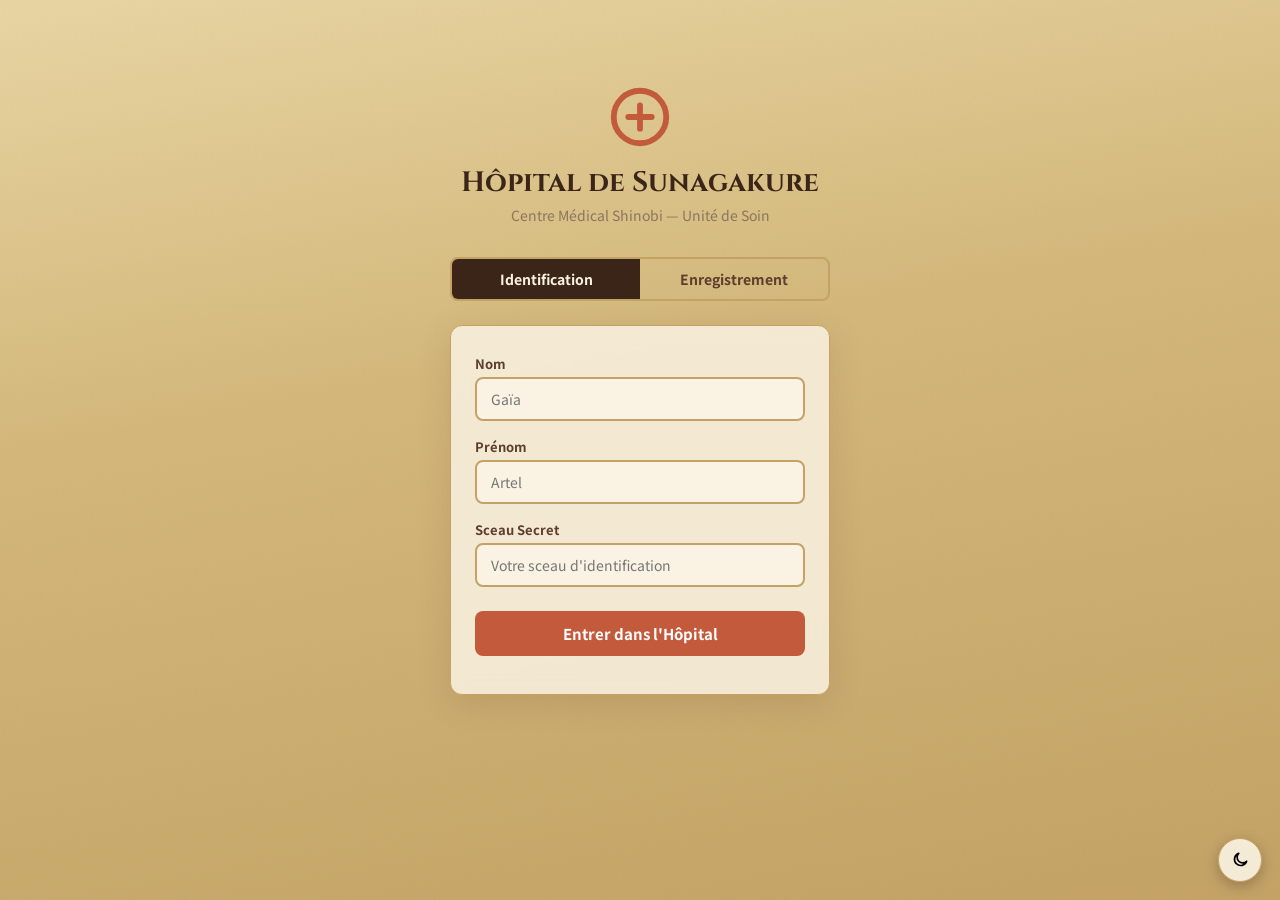
<file: index.html>
<!DOCTYPE html>
<html lang="fr">
<head>
  <meta charset="UTF-8">
  <meta name="viewport" content="width=device-width, initial-scale=1.0">
  <title>Hôpital de Suna — Centre Médical Shinobi</title>
  <link rel="stylesheet" href="style.css?v=13">
  <link href="https://fonts.googleapis.com/css2?family=Cinzel:wght@400;700&family=Noto+Sans+JP:wght@300;400;700&display=swap" rel="stylesheet">
</head>
<body>
  <div class="sand-overlay"></div>
  <button id="theme-toggle" class="theme-toggle" title="Basculer clair / sombre"><svg width="20" height="20" viewBox="0 0 24 24" fill="none" stroke="currentColor" stroke-width="2" stroke-linecap="round" stroke-linejoin="round"><path d="M20 13.5A7.5 7.5 0 1 1 10.5 4 6 6 0 0 0 20 13.5Z"/></svg></button>

  <!-- LOGIN / REGISTER -->
  <div id="auth-screen" class="screen">
    <div class="auth-container">
      <div class="hospital-emblem"><svg width="70" height="70" viewBox="0 0 24 24" fill="none" stroke="currentColor" stroke-width="2" stroke-linecap="round" stroke-linejoin="round"><circle cx="12" cy="12" r="9"/><path d="M12 8v8M8 12h8"/></svg></div>
      <h1>Hôpital de Sunagakure</h1>
      <p class="subtitle">Centre Médical Shinobi — Unité de Soin</p>

      <div class="tabs">
        <button class="tab active" data-tab="login">Identification</button>
        <button class="tab" data-tab="register">Enregistrement</button>
      </div>

      <form id="login-form" class="auth-form">
        <div class="field"><label>Nom</label><input type="text" id="login-nom" placeholder="Gaïa" required></div>
        <div class="field"><label>Prénom</label><input type="text" id="login-prenom" placeholder="Artel" required></div>
        <div class="field"><label>Sceau Secret</label><input type="password" id="login-sceau" placeholder="Votre sceau d'identification" required></div>
        <button type="submit" class="btn-primary">Entrer dans l'Hôpital</button>
        <p id="login-error" class="error"></p>
      </form>

      <form id="register-form" class="auth-form hidden">
        <div class="field"><label>Nom</label><input type="text" id="reg-nom" placeholder="Gaïa" required></div>
        <div class="field"><label>Prénom</label><input type="text" id="reg-prenom" placeholder="Artel" required></div>
        <div class="field"><label>Sceau Secret</label><input type="password" id="reg-sceau" placeholder="Choisissez votre sceau" required></div>
        <div class="field"><label>Confirmer le Sceau</label><input type="password" id="reg-sceau2" placeholder="Confirmez votre sceau" required></div>
        <button type="submit" class="btn-primary">S'enregistrer au Centre</button>
        <p id="reg-error" class="error"></p>
        <p id="reg-success" class="success"></p>
      </form>
    </div>
  </div>

  <!-- DASHBOARD -->
  <div id="dashboard-screen" class="screen hidden">
    <div class="admin-layout">
      <aside class="admin-sidebar">
        <div class="sidebar-brand">
          <span class="brand-ico"><svg width="28" height="28" viewBox="0 0 24 24" fill="none" stroke="currentColor" stroke-width="2" stroke-linecap="round" stroke-linejoin="round"><circle cx="12" cy="12" r="9"/><path d="M12 8v8M8 12h8"/></svg></span>
          <span class="brand-txt">Hôpital<small>Sunagakure</small></span>
        </div>
        <nav class="sidebar-nav">
          <button class="snav active" data-group="poste"><svg width="18" height="18" viewBox="0 0 24 24" fill="none" stroke="currentColor" stroke-width="2" stroke-linecap="round" stroke-linejoin="round"><circle cx="12" cy="12" r="9"/><path d="M12 7.5V12l3 1.8"/></svg> Mon Poste</button>
          <button class="snav" data-group="alertes"><svg width="18" height="18" viewBox="0 0 24 24" fill="none" stroke="currentColor" stroke-width="2" stroke-linecap="round" stroke-linejoin="round"><path d="M6 10a6 6 0 1 1 12 0c0 5 2 6 2 6H4s2-1 2-6Z"/><path d="M10 20a2 2 0 0 0 4 0"/></svg> Alertes</button>
          <button class="snav" data-group="planning"><svg width="18" height="18" viewBox="0 0 24 24" fill="none" stroke="currentColor" stroke-width="2" stroke-linecap="round" stroke-linejoin="round"><rect x="4" y="5" width="16" height="15" rx="2"/><path d="M4 9.5h16"/><path d="M8 3v3.5M16 3v3.5"/></svg> Planning des Cours</button>
          <button class="snav" data-group="lavande"><svg width="18" height="18" viewBox="0 0 24 24" fill="none" stroke="currentColor" stroke-width="2" stroke-linecap="round" stroke-linejoin="round"><path d="M12 21v-8"/><path d="M12 13c-2.5 0-4.5-2-4.5-5C7.5 5 9.5 3 12 3s4.5 2 4.5 5c0 3-2 5-4.5 5z"/><path d="M8.5 16c1 1.2 2.1 1.8 3.5 1.8s2.5-.6 3.5-1.8"/></svg> Lavande</button>
        </nav>
        <div class="sidebar-foot">
          <div class="sidebar-user"><span id="user-name"></span></div>
          <a href="admin.html" class="sidebar-link"><svg width="18" height="18" viewBox="0 0 24 24" fill="none" stroke="currentColor" stroke-width="2" stroke-linecap="round" stroke-linejoin="round"><path d="M12 3 5 5.7v5.1c0 4.2 3 7.3 7 8.7 4-1.4 7-4.5 7-8.7V5.7L12 3Z"/></svg> Gérance</a>
          <button id="logout-btn" class="sidebar-link"><svg width="18" height="18" viewBox="0 0 24 24" fill="none" stroke="currentColor" stroke-width="2" stroke-linecap="round" stroke-linejoin="round"><path d="M9 4H6a2 2 0 0 0-2 2v12a2 2 0 0 0 2 2h3"/><path d="M16 17l5-5-5-5M21 12H9"/></svg> Quitter le poste</button>
        </div>
      </aside>

      <div class="admin-content">
        <main>
          <section class="status-section">
            <div id="server-status" class="status-card">
              <div class="status-indicator offline"></div>
              <span>Le village est endormi — Hors horaires de service</span>
            </div>
            <div class="clock" id="clock"></div>
          </section>

          <!-- GROUPE POSTE -->
          <div class="group-panel active" data-group="poste">
            <section class="poste-section">
              <h3><svg class="ico" viewBox="0 0 24 24" fill="none" stroke="currentColor" stroke-width="2" stroke-linecap="round" stroke-linejoin="round"><circle cx="12" cy="12" r="9"/><path d="M12 7.5V12l3 1.8"/></svg> Prise de Poste</h3>
              <p class="info-text">Les portes de l'hôpital sont ouvertes de <strong>18h30</strong> à <strong>3h00</strong>.</p>
              <div class="poste-controls">
                <button id="btn-poste" class="btn-poste" disabled>Prendre son poste</button>
                <span id="poste-status" class="poste-badge">Hors service</span>
              </div>
              <div id="poste-list" class="poste-list">
                <h4>Personnel en poste actuellement</h4>
                <ul id="personnel-list"></ul>
              </div>
            </section>
          </div>

          <!-- GROUPE ALERTES -->
          <div class="group-panel" data-group="alertes">
            <section class="alertes-section">
              <h3><svg class="ico" viewBox="0 0 24 24" fill="none" stroke="currentColor" stroke-width="2" stroke-linecap="round" stroke-linejoin="round"><path d="M6 10a6 6 0 1 1 12 0c0 5 2 6 2 6H4s2-1 2-6Z"/><path d="M10 20a2 2 0 0 0 4 0"/></svg> Alertes Médicales</h3>
              <div class="alerte-buttons">
                <button id="btn-urgence" class="btn-alerte urgence" disabled>
                  <span class="alerte-icon"><svg class="ico" viewBox="0 0 24 24" fill="none" stroke="currentColor" stroke-width="2" stroke-linecap="round" stroke-linejoin="round"><path d="M12 3.5 2.5 20h19L12 3.5Z"/><path d="M12 10v4.5"/><circle cx="12" cy="17.4" r="0.6" fill="currentColor" stroke="none"/></svg></span>
                  <span class="alerte-title">Appel d'Urgence</span>
                  <span class="alerte-desc">Demander des renforts médicaux immédiats</span>
                </button>
                <button id="btn-chirurgien" class="btn-alerte chirurgien" disabled>
                  <span class="alerte-icon"><svg class="ico" viewBox="0 0 24 24" fill="none" stroke="currentColor" stroke-width="2" stroke-linecap="round" stroke-linejoin="round"><circle cx="6" cy="6" r="2.2"/><circle cx="6" cy="18" r="2.2"/><path d="M8 7.2 20 17M8 16.8 20 7"/></svg></span>
                  <span class="alerte-title">Demande de Chirurgien</span>
                  <span class="alerte-desc">Requérir un spécialiste en chirurgie</span>
                </button>
              </div>
              <div id="alertes-actives" class="alertes-list hidden">
                <h4>Alertes en cours</h4>
                <ul id="alertes-list"></ul>
              </div>
            </section>
          </div>

          <!-- GROUPE PLANNING DES COURS -->
          <div class="group-panel" data-group="planning">
            <section class="planning-section">
              <h3><svg class="ico" viewBox="0 0 24 24" fill="none" stroke="currentColor" stroke-width="2" stroke-linecap="round" stroke-linejoin="round"><rect x="4" y="5" width="16" height="15" rx="2"/><path d="M4 9.5h16"/><path d="M8 3v3.5M16 3v3.5"/></svg> Planning des Cours</h3>
              <p class="info-text">Programme et consulte les prochains rendez-vous de formation de la Seimei.</p>
              <form id="planning-form" class="cours-form">
                <input type="text" id="planning-titre" placeholder="Nom du cours (ex. Suture avancée)" maxlength="120" required>
                <div class="planning-dt-row">
                  <select id="planning-jour" required></select>
                  <input type="time" id="planning-heure" required>
                </div>
                <input type="text" id="planning-enseignant" placeholder="Nom de l'enseignant" maxlength="80" required>
                <div style="display:flex;gap:10px;align-items:center">
                  <button type="submit" id="planning-submit-btn" class="btn-primary">Ajouter au planning</button>
                  <button type="button" id="planning-cancel-edit" class="btn-sm hidden">Annuler la modification</button>
                </div>
              </form>
              <div class="cours-list">
                <h4>Prochains cours</h4>
                <ul id="planning-list"></ul>
              </div>
            </section>
          </div>

          <!-- GROUPE LAVANDE -->
          <div class="group-panel" data-group="lavande">
            <section class="lavande-section">
              <h3><svg class="ico" viewBox="0 0 24 24" fill="none" stroke="currentColor" stroke-width="2" stroke-linecap="round" stroke-linejoin="round"><path d="M12 21v-8"/><path d="M12 13c-2.5 0-4.5-2-4.5-5C7.5 5 9.5 3 12 3s4.5 2 4.5 5c0 3-2 5-4.5 5z"/><path d="M8.5 16c1 1.2 2.1 1.8 3.5 1.8s2.5-.6 3.5-1.8"/></svg> Registre de Lavande</h3>
              <p class="info-text">Note ici qui t'a donné de la lavande et en quelle quantité.</p>
              <form id="lavande-form" class="cours-form">
                <input type="text" id="lavande-nom" placeholder="Nom de la personne qui a donné" maxlength="80" required>
                <input type="number" id="lavande-montant" placeholder="Quantité de lavande" min="1" required>
                <button type="submit" class="btn-primary">Enregistrer le don</button>
              </form>
              <div class="cours-list">
                <h4>Dons enregistrés</h4>
                <ul id="lavande-list"></ul>
              </div>
            </section>
          </div>
        </main>
      </div>
    </div>
  </div>

  <!-- Alert Modal -->
  <div id="modal-overlay" class="modal-overlay hidden">
    <div class="modal">
      <h3 id="modal-title"></h3>
      <textarea id="modal-message" placeholder="Décrivez la situation..." rows="3"></textarea>
      <div class="modal-actions">
        <button id="modal-cancel" class="btn-sm">Annuler</button>
        <button id="modal-confirm" class="btn-primary">Envoyer l'alerte</button>
      </div>
    </div>
  </div>

  <script src="app.js?v=14"></script>
</body>
</html>
</file>
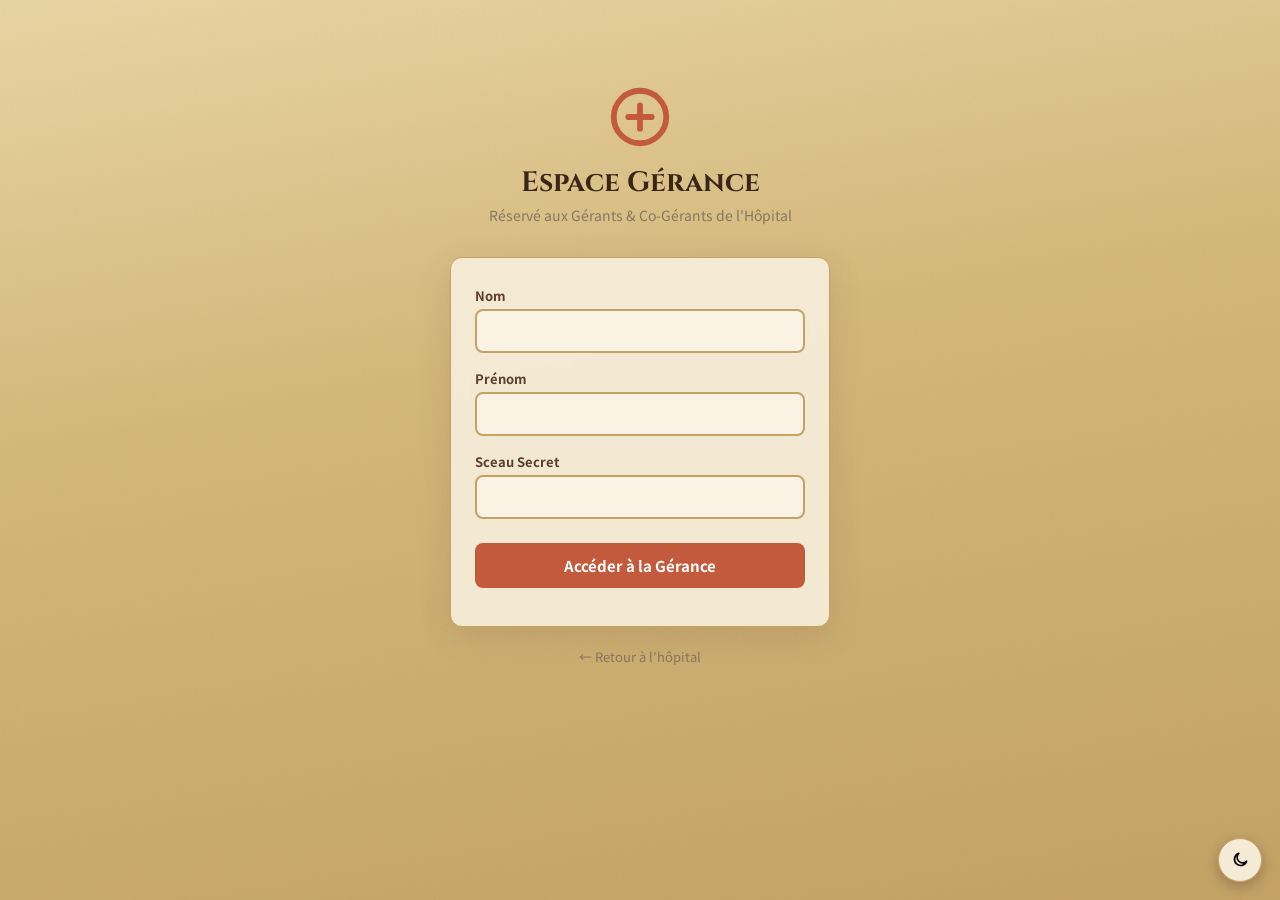
<file: admin.html>
<!DOCTYPE html>
<html lang="fr">
<head>
  <meta charset="UTF-8">
  <meta name="viewport" content="width=device-width, initial-scale=1.0">
  <title>Gestion — Hôpital de Suna</title>
  <link rel="stylesheet" href="style.css?v=11">
  <link rel="stylesheet" href="admin.css?v=7">
  <link href="https://fonts.googleapis.com/css2?family=Cinzel:wght@400;700&family=Noto+Sans+JP:wght@300;400;700&display=swap" rel="stylesheet">
</head>
<body>
  <div class="sand-overlay"></div>
  <button id="theme-toggle" class="theme-toggle" title="Basculer clair / sombre"><svg width="20" height="20" viewBox="0 0 24 24" fill="none" stroke="currentColor" stroke-width="2" stroke-linecap="round" stroke-linejoin="round"><path d="M20 13.5A7.5 7.5 0 1 1 10.5 4 6 6 0 0 0 20 13.5Z"/></svg></button>

  <!-- LOGIN -->
  <div id="auth-screen" class="screen">
    <div class="auth-container">
      <div class="hospital-emblem"><svg width="70" height="70" viewBox="0 0 24 24" fill="none" stroke="currentColor" stroke-width="2" stroke-linecap="round" stroke-linejoin="round"><circle cx="12" cy="12" r="9"/><path d="M12 8v8M8 12h8"/></svg></div>
      <h1>Espace Gérance</h1>
      <p class="subtitle">Réservé aux Gérants & Co-Gérants de l'Hôpital</p>
      <form id="login-form" class="auth-form">
        <div class="field"><label>Nom</label><input type="text" id="login-nom" required></div>
        <div class="field"><label>Prénom</label><input type="text" id="login-prenom" required></div>
        <div class="field"><label>Sceau Secret</label><input type="password" id="login-sceau" required></div>
        <button type="submit" class="btn-primary">Accéder à la Gérance</button>
        <p id="login-error" class="error"></p>
      </form>
      <a href="index.html" class="back-link">← Retour à l'hôpital</a>
    </div>
  </div>

  <!-- ADMIN DASHBOARD -->
  <div id="admin-screen" class="screen hidden">
    <div class="admin-layout">
      <aside class="admin-sidebar">
        <div class="sidebar-brand">
          <span class="brand-ico"><svg width="28" height="28" viewBox="0 0 24 24" fill="none" stroke="currentColor" stroke-width="2" stroke-linecap="round" stroke-linejoin="round"><circle cx="12" cy="12" r="9"/><path d="M12 8v8M8 12h8"/></svg></span>
          <span class="brand-txt">Gérance<small>Seimei · Sunagakure</small></span>
        </div>
        <nav class="sidebar-nav">
          <button class="snav active" data-group="presence"><svg width="18" height="18" viewBox="0 0 24 24" fill="none" stroke="currentColor" stroke-width="2" stroke-linecap="round" stroke-linejoin="round"><circle cx="12" cy="13" r="8"/><path d="M12 13V8.5M9.5 2.5h5M12 2.5v2.5"/></svg> Présence</button>
          <button class="snav" data-group="paye"><svg width="18" height="18" viewBox="0 0 24 24" fill="none" stroke="currentColor" stroke-width="2" stroke-linecap="round" stroke-linejoin="round"><ellipse cx="12" cy="6.5" rx="7" ry="3"/><path d="M5 6.5v10c0 1.7 3.1 3 7 3s7-1.3 7-3v-10"/><path d="M5 11.5c0 1.7 3.1 3 7 3s7-1.3 7-3"/></svg> Paye</button>
          <button class="snav" data-group="personnel"><svg width="18" height="18" viewBox="0 0 24 24" fill="none" stroke="currentColor" stroke-width="2" stroke-linecap="round" stroke-linejoin="round"><circle cx="9" cy="8" r="3.2"/><path d="M3.5 19a5.5 5.5 0 0 1 11 0"/><path d="M16 6.2a3 3 0 0 1 0 5.6"/><path d="M17.5 19a5.5 5.5 0 0 0-3-4.9"/></svg> Personnel</button>
          <button class="snav" data-group="cours"><svg width="18" height="18" viewBox="0 0 24 24" fill="none" stroke="currentColor" stroke-width="2" stroke-linecap="round" stroke-linejoin="round"><path d="M5 4.5A1.5 1.5 0 0 1 6.5 3H18v15H6.5A1.5 1.5 0 0 0 5 19.5Z"/><path d="M5 19.5A1.5 1.5 0 0 0 6.5 21H18"/></svg> Cours</button>
          <button class="snav" data-group="chat"><svg width="18" height="18" viewBox="0 0 24 24" fill="none" stroke="currentColor" stroke-width="2" stroke-linecap="round" stroke-linejoin="round"><path d="M20 4H4a1 1 0 0 0-1 1v11a1 1 0 0 0 1 1h3v3l4-3h9a1 1 0 0 0 1-1V5a1 1 0 0 0-1-1Z"/></svg> Chat</button>
        </nav>
        <div class="sidebar-foot">
          <div class="sidebar-user"><span id="user-name"></span><span id="user-role-badge" class="role-badge"></span></div>
          <a href="index.html" class="sidebar-link"><svg width="18" height="18" viewBox="0 0 24 24" fill="none" stroke="currentColor" stroke-width="2" stroke-linecap="round" stroke-linejoin="round"><path d="M4 11l8-7 8 7"/><path d="M6 9.5V19h12V9.5"/></svg> Retour à l'hôpital</a>
          <button id="logout-btn" class="sidebar-link"><svg width="18" height="18" viewBox="0 0 24 24" fill="none" stroke="currentColor" stroke-width="2" stroke-linecap="round" stroke-linejoin="round"><path d="M9 4H6a2 2 0 0 0-2 2v12a2 2 0 0 0 2 2h3"/><path d="M16 17l5-5-5-5M21 12H9"/></svg> Déconnexion</button>
        </div>
      </aside>

      <div class="admin-content">
        <main>
          <section class="stats-row">
            <div class="stat-card"><div class="stat-value" id="stat-inscrits">0</div><div class="stat-label">Shinobis inscrits</div></div>
            <div class="stat-card"><div class="stat-value" id="stat-en-poste">0</div><div class="stat-label">En poste actuellement</div></div>
            <div class="stat-card"><div class="stat-value" id="stat-alertes">0</div><div class="stat-label">Alertes actives</div></div>
          </section>

          <!-- GROUPE PRÉSENCE -->
          <div class="group-panel active" data-group="presence">
            <details class="acc" open>
              <summary><svg viewBox="0 0 24 24" fill="none" stroke="currentColor" stroke-width="2" stroke-linecap="round" stroke-linejoin="round"><circle cx="12" cy="13" r="8"/><path d="M12 13V8.5M9.5 2.5h5M12 2.5v2.5"/></svg><span>Historique &amp; Heures</span><span class="acc-chevron"></span></summary>
              <div class="acc-body">
                <div class="filters">
                  <div class="field"><label>Période</label>
                    <select id="filter-period">
                      <option value="today">Aujourd'hui</option>
                      <option value="week" selected>Cette semaine</option>
                      <option value="week-1">Semaine dernière</option>
                      <option value="week-2">Il y a 2 semaines</option>
                      <option value="week-3">Il y a 3 semaines</option>
                      <option value="week-4">Il y a 4 semaines</option>
                      <option value="month">Ce mois</option>
                      <option value="all">Tout</option>
                    </select>
                  </div>
                  <div class="field"><label>Shinobi</label>
                    <select id="filter-shinobi"><option value="all">Tous</option></select>
                  </div>
                  <button id="btn-refresh" class="btn-primary" style="width:auto;margin-top:20px;padding:10px 20px">Actualiser</button>
                </div>
                <div class="table-wrapper" style="margin-top:16px">
                  <table id="recap-table">
                    <thead><tr><th>Shinobi</th><th>Rôle</th><th>Nb de postes</th><th>Temps total</th><th>Moy. / poste</th><th>Dernier poste</th></tr></thead>
                    <tbody id="recap-body"></tbody>
                  </table>
                </div>
              </div>
            </details>
            <details class="acc">
              <summary><svg viewBox="0 0 24 24" fill="none" stroke="currentColor" stroke-width="2" stroke-linecap="round" stroke-linejoin="round"><path d="M12 3 5 5.7v5.1c0 4.2 3 7.3 7 8.7 4-1.4 7-4.5 7-8.7V5.7L12 3Z"/></svg><span>Gestion des Postes</span><span class="acc-chevron"></span></summary>
              <div class="acc-body">
                <p class="info-text">Mettre ou retirer un shinobi de son poste manuellement.</p>
                <div class="table-wrapper">
                  <table id="postes-admin-table">
                    <thead><tr><th>Shinobi</th><th>Statut</th><th>Depuis</th><th>Action</th></tr></thead>
                    <tbody id="postes-admin-body"></tbody>
                  </table>
                </div>
              </div>
            </details>
            <details class="acc">
              <summary><svg viewBox="0 0 24 24" fill="none" stroke="currentColor" stroke-width="2" stroke-linecap="round" stroke-linejoin="round"><path d="M7 3h7l4 4v13a1 1 0 0 1-1 1H7a1 1 0 0 1-1-1V4a1 1 0 0 1 1-1Z"/><path d="M14 3v4h4"/><path d="M9 13h6M9 16.5h6"/></svg><span>Détail des Postes</span><span class="acc-chevron"></span></summary>
              <div class="acc-body">
                <div class="table-wrapper">
                  <table id="detail-table">
                    <thead><tr><th>Shinobi</th><th>Date</th><th>Début</th><th>Fin</th><th>Durée</th><th>Statut</th><th>Action</th></tr></thead>
                    <tbody id="detail-body"></tbody>
                  </table>
                </div>
              </div>
            </details>
          </div>

          <!-- GROUPE PAYE -->
          <div class="group-panel" data-group="paye">
            <details class="acc" open>
              <summary><svg viewBox="0 0 24 24" fill="none" stroke="currentColor" stroke-width="2" stroke-linecap="round" stroke-linejoin="round"><ellipse cx="12" cy="6.5" rx="7" ry="3"/><path d="M5 6.5v10c0 1.7 3.1 3 7 3s7-1.3 7-3v-10"/><path d="M5 11.5c0 1.7 3.1 3 7 3s7-1.3 7-3"/></svg><span>Gestion de la Paye</span><span class="acc-chevron"></span></summary>
              <div class="acc-body">
                <div class="paye-config">
                  <p class="info-text">Définis le taux horaire (Ryos/h) pour chaque grade :</p>
                  <div class="taux-grades" style="display:grid;grid-template-columns:repeat(auto-fit,minmax(140px,1fr));gap:12px;margin-bottom:12px">
                    <div class="field"><label>Stagiaire</label><input type="number" id="taux-stagiaire" min="0" value="0"></div>
                    <div class="field"><label>Aspirant</label><input type="number" id="taux-aspirant" min="0" value="0"></div>
                    <div class="field"><label>Adepte</label><input type="number" id="taux-adepte" min="0" value="0"></div>
                    <div class="field"><label>Expert</label><input type="number" id="taux-expert" min="0" value="0"></div>
                  </div>
                  <button id="btn-save-taux" class="btn-primary" style="width:auto;padding:10px 20px">Sauvegarder les taux</button>
                </div>
                <div class="filters" style="margin:16px 0">
                  <div class="field"><label>Période de paye</label>
                    <select id="paye-period">
                      <option value="today">Aujourd'hui</option>
                      <option value="week" selected>Cette semaine</option>
                      <option value="week-1">Semaine dernière</option>
                      <option value="week-2">Il y a 2 semaines</option>
                      <option value="week-3">Il y a 3 semaines</option>
                      <option value="week-4">Il y a 4 semaines</option>
                      <option value="month">Ce mois</option>
                      <option value="all">Tout</option>
                    </select>
                  </div>
                </div>
                <div class="table-wrapper">
                  <table id="paye-table">
                    <thead><tr><th>Shinobi</th><th>Grade</th><th>Heures travaillées</th><th>Taux (Ryos/h)</th><th>Paye totale</th><th>Payé</th></tr></thead>
                    <tbody id="paye-body"></tbody>
                  </table>
                </div>
                <div class="paye-total">Total des payes : <strong id="paye-grand-total">0</strong> Ryos</div>
              </div>
            </details>
          </div>

          <!-- GROUPE PERSONNEL -->
          <div class="group-panel" data-group="personnel">
            <details class="acc" open>
              <summary><svg viewBox="0 0 24 24" fill="none" stroke="currentColor" stroke-width="2" stroke-linecap="round" stroke-linejoin="round"><circle cx="12" cy="14.5" r="5.5"/><path d="M9 9.8 6.5 3M15 9.8 17.5 3"/></svg><span>Gestion des Grades</span><span class="acc-chevron"></span></summary>
              <div class="acc-body">
                <p class="info-text">Attribuez un grade médical : <strong>Stagiaire</strong> → <strong>Aspirant</strong> → <strong>Adepte</strong> → <strong>Expert</strong></p>
                <div class="table-wrapper">
                  <table id="grades-table">
                    <thead><tr><th>Shinobi</th><th>Rôle</th><th id="th-grade" style="cursor:pointer;">Grade actuel ↕</th><th>Actions</th></tr></thead>
                    <tbody id="grades-body"></tbody>
                  </table>
                </div>
              </div>
            </details>
            <details class="acc">
              <summary><svg viewBox="0 0 24 24" fill="none" stroke="currentColor" stroke-width="2" stroke-linecap="round" stroke-linejoin="round"><path d="M16 21v-2a4 4 0 0 0-4-4H6a4 4 0 0 0-4 4v2"/><circle cx="9" cy="7" r="4"/><path d="M22 21v-2a4 4 0 0 0-3-3.87"/><path d="M16 3.13a4 4 0 0 1 0 7.75"/></svg><span>Ajouter un observateur</span><span class="acc-chevron"></span></summary>
              <div class="acc-body">
                <p class="info-text">Ajouter manuellement une personne au registre (observateur, externe). Elle n'aura pas de compte et ne pourra pas se connecter.</p>
                <div class="filters">
                  <div class="field"><label>Prénom</label><input type="text" id="obs-prenom" placeholder="Prénom RP"></div>
                  <div class="field"><label>Nom</label><input type="text" id="obs-nom" placeholder="Nom RP"></div>
                  <button id="btn-add-obs" class="btn-primary" style="width:auto;margin-top:20px;padding:10px 20px">Ajouter l'observateur</button>
                </div>
                <div id="obs-msg" style="margin-top:10px;"></div>
              </div>
            </details>
            <details class="acc">
              <summary><svg viewBox="0 0 24 24" fill="none" stroke="currentColor" stroke-width="2" stroke-linecap="round" stroke-linejoin="round"><path d="M3.5 8l3.8 3.6L12 5.5l4.7 6.1L20.5 8 19 18H5L3.5 8Z"/></svg><span>Gestion des Rôles</span><span class="acc-chevron"></span></summary>
              <div class="acc-body">
                <p class="info-text">Promouvoir un shinobi en <strong>Gérant</strong> ou <strong>Co-Gérant</strong>, ou le repasser <strong>Membre</strong>.</p>
                <div class="table-wrapper">
                  <table id="roles-table">
                    <thead><tr><th>Shinobi</th><th>Rôle actuel</th><th>Changer le rôle</th></tr></thead>
                    <tbody id="roles-body"></tbody>
                  </table>
                </div>
              </div>
            </details>
            <details class="acc">
              <summary><svg viewBox="0 0 24 24" fill="none" stroke="currentColor" stroke-width="2" stroke-linecap="round" stroke-linejoin="round"><circle cx="12" cy="8" r="4"/><path d="M4.5 20a7.5 7.5 0 0 1 15 0"/><path d="M17 3l4 4M21 3l-4 4"/></svg><span>Absences</span><span class="acc-chevron"></span></summary>
              <div class="acc-body">
                <p class="info-text">Indique qui est <strong>absent</strong> ou <strong>présent</strong> dans la section.</p>
                <div class="table-wrapper">
                  <table id="absences-table">
                    <thead><tr><th>Shinobi</th><th>Statut</th><th>Action</th></tr></thead>
                    <tbody id="absences-body"></tbody>
                  </table>
                </div>
              </div>
            </details>
            <details class="acc">
              <summary><svg viewBox="0 0 24 24" fill="none" stroke="currentColor" stroke-width="2" stroke-linecap="round" stroke-linejoin="round"><path d="M12 3.5 2.5 20h19L12 3.5Z"/><path d="M12 10v4.5"/><circle cx="12" cy="17.4" r="0.6" fill="currentColor" stroke="none"/></svg><span>Avertissements</span><span class="acc-chevron"></span></summary>
              <div class="acc-body">
                <div class="filters">
                  <div class="field"><label>Shinobi</label><select id="avert-shinobi"></select></div>
                  <div class="field"><label>Raison</label><input type="text" id="avert-raison" placeholder="Raison de l'avertissement..."></div>
                  <button id="btn-add-avert" class="btn-primary" style="width:auto;margin-top:20px;padding:10px 20px">Donner un avertissement</button>
                </div>
                <div class="table-wrapper" style="margin-top:16px">
                  <table id="avert-table">
                    <thead><tr><th>Shinobi</th><th>Raison</th><th>Par</th><th>Date</th><th>Statut</th><th>Action</th></tr></thead>
                    <tbody id="avert-body"></tbody>
                  </table>
                </div>
              </div>
            </details>
          </div>

          <!-- GROUPE COURS -->
          <div class="group-panel" data-group="cours">
            <details class="acc" open>
              <summary><svg viewBox="0 0 24 24" fill="none" stroke="currentColor" stroke-width="2" stroke-linecap="round" stroke-linejoin="round"><path d="M5 4.5A1.5 1.5 0 0 1 6.5 3H18v15H6.5A1.5 1.5 0 0 0 5 19.5Z"/><path d="M5 19.5A1.5 1.5 0 0 0 6.5 21H18"/></svg><span>Gestion des Cours</span><span class="acc-chevron"></span></summary>
              <div class="acc-body">
                <p class="info-text">Nombre de cours donnés par chaque membre, et historique complet.</p>
                <div class="table-wrapper">
                  <table><thead><tr><th>Shinobi</th><th>Nombre de cours</th></tr></thead><tbody id="cours-count-body"></tbody></table>
                </div>
                <div class="table-wrapper" style="margin-top:16px">
                  <table><thead><tr><th>Cours</th><th>Par</th><th>Date</th><th>Action</th></tr></thead><tbody id="cours-list-body"></tbody></table>
                </div>
              </div>
            </details>
          </div>

          <!-- GROUPE CHAT -->
          <div class="group-panel" data-group="chat">
            <details class="acc" open>
              <summary><svg viewBox="0 0 24 24" fill="none" stroke="currentColor" stroke-width="2" stroke-linecap="round" stroke-linejoin="round"><path d="M20 4H4a1 1 0 0 0-1 1v11a1 1 0 0 0 1 1h3v3l4-3h9a1 1 0 0 0 1-1V5a1 1 0 0 0-1-1Z"/></svg><span>Canal de Gérance</span><span class="acc-chevron"></span></summary>
              <div class="acc-body">
                <p class="info-text">Discussion privée entre gérants et co-gérants.</p>
                <div id="chat-messages" class="chat-messages"></div>
                <form id="chat-form" class="chat-form">
                  <input type="text" id="chat-input" placeholder="Écrire un message..." autocomplete="off" maxlength="500">
                  <button type="submit" class="btn-primary" style="width:auto;padding:10px 20px">Envoyer</button>
                </form>
              </div>
            </details>
          </div>
        </main>
      </div>
    </div>
  </div>

  <script src="admin.js?v=8"></script>
</body>
</html>
</file>
<file: style.css>
* { margin: 0; padding: 0; box-sizing: border-box; }

:root {
  --sand-light: #f5e6c8;
  --sand: #e8d5a3;
  --sand-dark: #c4a265;
  --terracotta: #c45a3c;
  --terracotta-dark: #a03a20;
  --brown: #5c3d2e;
  --brown-dark: #3a2518;
  --cream: #faf3e3;
  --red-urgence: #d32f2f;
  --blue-chirurgien: #1565c0;
  --green: #2e7d32;
  --text: #3a2518;
  --text-light: #8a7560;
}

body {
  font-family: 'Noto Sans JP', sans-serif;
  background: linear-gradient(170deg, #e8d5a3 0%, #d4b87a 40%, #c4a265 100%);
  color: var(--text);
  min-height: 100vh;
  position: relative;
}

.sand-overlay {
  position: fixed; inset: 0;
  background: url("data:image/svg+xml,%3Csvg width='60' height='60' xmlns='http://www.w3.org/2000/svg'%3E%3Cfilter id='n'%3E%3CfeTurbulence baseFrequency='.65' numOctaves='3' stitchTiles='stitch'/%3E%3C/filter%3E%3Crect width='100%25' height='100%25' filter='url(%23n)' opacity='.04'/%3E%3C/svg%3E");
  pointer-events: none; z-index: 0;
}

.screen { position: relative; z-index: 1; }
.hidden { display: none !important; }

/* AUTH */
.auth-container {
  max-width: 420px; margin: 0 auto; padding: 60px 20px;
  text-align: center;
}

.hospital-emblem {
  font-size: 64px; color: var(--terracotta);
  text-shadow: 0 2px 8px rgba(0,0,0,.15);
  margin-bottom: 12px;
}

h1 {
  font-family: 'Cinzel', serif;
  font-size: 28px; color: var(--brown-dark);
  margin-bottom: 4px;
}

.subtitle {
  color: var(--text-light); font-size: 14px;
  margin-bottom: 32px;
}

.tabs {
  display: flex; gap: 0;
  border-radius: 8px; overflow: hidden;
  margin-bottom: 24px;
  border: 2px solid var(--sand-dark);
}

.tab {
  flex: 1; padding: 10px;
  background: transparent; border: none;
  font-family: inherit; font-size: 14px; font-weight: 700;
  color: var(--brown); cursor: pointer;
  transition: all .2s;
}

.tab.active {
  background: var(--brown-dark); color: var(--cream);
}

.auth-form {
  background: rgba(250,243,227,.85);
  backdrop-filter: blur(8px);
  border-radius: 12px; padding: 28px 24px;
  border: 1px solid var(--sand-dark);
  box-shadow: 0 8px 32px rgba(92,61,46,.15);
}

.field { margin-bottom: 16px; text-align: left; }
.field label {
  display: block; font-size: 13px; font-weight: 700;
  color: var(--brown); margin-bottom: 4px;
}
.field input {
  width: 100%; padding: 10px 14px;
  border: 2px solid var(--sand-dark); border-radius: 8px;
  background: var(--cream); font-family: inherit; font-size: 14px;
  color: var(--text); transition: border-color .2s;
}
.field input:focus {
  outline: none; border-color: var(--terracotta);
}

.btn-primary {
  width: 100%; padding: 12px;
  background: var(--terracotta); color: #fff;
  border: none; border-radius: 8px;
  font-family: inherit; font-size: 15px; font-weight: 700;
  cursor: pointer; transition: background .2s;
  margin-top: 8px;
}
.btn-primary:hover { background: var(--terracotta-dark); }
.btn-primary:disabled { opacity: .5; cursor: not-allowed; }

.error { color: var(--red-urgence); font-size: 13px; margin-top: 10px; }
.success { color: var(--green); font-size: 13px; margin-top: 10px; }

/* HEADER */
header {
  display: flex; justify-content: space-between; align-items: center;
  padding: 14px 24px;
  background: rgba(58,37,24,.9);
  backdrop-filter: blur(8px);
  color: var(--cream);
}

.header-left { display: flex; align-items: center; gap: 10px; }
.hospital-emblem-sm { font-size: 24px; color: var(--terracotta); }
header h2 { font-family: 'Cinzel', serif; font-size: 18px; }

.header-right { display: flex; align-items: center; gap: 14px; }
#user-name { font-size: 14px; opacity: .8; }

.btn-sm {
  padding: 6px 14px; border: 1px solid rgba(255,255,255,.3);
  border-radius: 6px; background: transparent;
  color: var(--cream); font-family: inherit; font-size: 13px;
  cursor: pointer; transition: all .2s;
}
.btn-sm:hover { background: rgba(255,255,255,.1); }

/* MAIN */
main { max-width: 800px; margin: 0 auto; padding: 24px 20px; }

/* STATUS */
.status-section {
  display: flex; justify-content: space-between; align-items: center;
  margin-bottom: 28px; flex-wrap: wrap; gap: 12px;
}

.status-card {
  display: flex; align-items: center; gap: 10px;
  background: rgba(250,243,227,.8);
  backdrop-filter: blur(6px);
  padding: 12px 18px; border-radius: 10px;
  border: 1px solid var(--sand-dark);
  font-size: 14px;
}

.status-indicator {
  width: 12px; height: 12px; border-radius: 50%;
  flex-shrink: 0;
}
.status-indicator.online { background: #4caf50; box-shadow: 0 0 8px #4caf50; }
.status-indicator.offline { background: #9e9e9e; }

.clock {
  font-family: 'Cinzel', serif;
  font-size: 22px; font-weight: 700;
  color: var(--brown-dark);
}

/* POSTE */
.poste-section, .alertes-section, .cours-section, .planning-section, .lavande-section {
  background: rgba(250,243,227,.8);
  backdrop-filter: blur(6px);
  border-radius: 12px; padding: 24px;
  border: 1px solid var(--sand-dark);
  margin-bottom: 24px;
  box-shadow: 0 4px 16px rgba(92,61,46,.08);
}

/* Cours */
.cours-form { display: flex; flex-direction: column; gap: 10px; margin-bottom: 18px; }
.cours-form input, .cours-form textarea {
  width: 100%; padding: 10px 14px;
  border: 2px solid var(--sand-dark); border-radius: 8px;
  background: var(--cream); font-family: inherit; font-size: 14px;
  color: var(--text); resize: vertical;
}
.cours-form input:focus, .cours-form textarea:focus { outline: none; border-color: var(--terracotta); }
.cours-form .btn-primary { width: auto; align-self: flex-start; padding: 10px 22px; }
.cours-list { border-top: 1px solid var(--sand-dark); padding-top: 16px; }
.cours-list h4 { font-size: 14px; color: var(--text-light); margin-bottom: 10px; }
.cours-list ul { list-style: none; }
.cours-list li { padding: 10px 0; border-bottom: 1px solid rgba(196,162,101,.3); }
.cours-item { display: flex; justify-content: space-between; align-items: center; gap: 12px; }
.cours-left { flex: 1; min-width: 0; }
.cours-titre { font-size: 14px; font-weight: 700; color: var(--brown-dark); }
.cours-desc-text { font-weight: 400; color: var(--text-light); }
.cours-meta { font-size: 12px; color: var(--text-light); margin-top: 2px; }
.btn-participer { flex-shrink: 0; font-size: 12px; padding: 4px 12px; border-radius: 8px; border: 1px solid var(--terracotta); background: transparent; color: var(--terracotta); cursor: pointer; white-space: nowrap; transition: .2s; font-family: inherit; }
.btn-participer:hover:not(:disabled) { background: rgba(196,92,58,.15); }
.btn-participer.participe { border-color: #4caf50; color: #4caf50; cursor: default; }
body.dark .btn-participer { color: #e8a87c; border-color: #e8a87c; }
body.dark .btn-participer.participe { color: #81c784; border-color: #81c784; }

.cours-participants { margin-top: 6px; font-size: 12px; }
.cours-participants summary { cursor: pointer; color: var(--text-light); list-style: none; }
.cours-participants summary::-webkit-details-marker { display: none; }
.cours-participants summary::before { content: '▸ '; }
.cours-participants[open] summary::before { content: '▾ '; }
.cours-participants ul { list-style: none; margin-top: 6px; padding-left: 14px; }
.cours-participants ul li { padding: 3px 0; border-bottom: none; color: var(--brown-dark); }
.cours-participants .no-participants { margin-top: 6px; padding-left: 14px; color: var(--text-light); font-style: italic; }

/* Planning des cours — emploi du temps jour par jour */
.planning-dt-row { display: flex; gap: 10px; }
.planning-dt-row select, .planning-dt-row input[type="time"] {
  padding: 10px 14px; border: 2px solid var(--sand-dark); border-radius: 8px;
  background: var(--cream); font-family: inherit; font-size: 14px; color: var(--text);
}
.planning-dt-row select { flex: 1; text-transform: capitalize; }
.planning-dt-row select:focus, .planning-dt-row input[type="time"]:focus { outline: none; border-color: var(--terracotta); }
body.dark .planning-dt-row select, body.dark .planning-dt-row input[type="time"] { background: #2a2118; border-color: #4a3a28; color: #f3e8d0; }
.planning-day-head { font-family: 'Cinzel', serif; font-size: 14px; font-weight: 700; color: var(--terracotta); text-transform: capitalize; padding: 14px 0 6px !important; border-bottom: 2px solid rgba(196,92,58,.35) !important; letter-spacing: .03em; }
.planning-day-head.planning-passe { color: var(--text-light); border-bottom-color: rgba(150,150,150,.3) !important; }
.planning-row { border-bottom: 1px solid rgba(196,162,101,.2) !important; }
.planning-item { display: flex; align-items: center; gap: 14px; }
.planning-heure-badge { flex-shrink: 0; min-width: 52px; text-align: center; padding: 4px 8px; border-radius: 7px; background: rgba(196,92,58,.1); border: 1px solid var(--sand-dark); font-size: 13px; font-weight: 900; color: var(--brown-dark); }
.planning-info { flex: 1; min-width: 0; }
.planning-passe { opacity: .45; }
.planning-passe .planning-heure-badge { background: rgba(150,150,150,.12); border-color: rgba(150,150,150,.3); color: var(--text-light); }
.btn-del-planning { flex-shrink: 0; width: 26px; height: 26px; border-radius: 7px; border: 1px solid rgba(196,69,58,.5); background: transparent; color: #c4453a; font-size: 13px; line-height: 1; cursor: pointer; transition: .2s; }
.btn-del-planning:hover { background: rgba(196,69,58,.15); }
body.dark .planning-day-head { color: #e8a87c; }
body.dark .planning-heure-badge { background: rgba(232,168,124,.12); color: #f3e8d0; }
body.dark .btn-del-planning { color: #ff8a7a; border-color: rgba(255,138,122,.5); }
.btn-edit-planning { flex-shrink: 0; width: 26px; height: 26px; border-radius: 7px; border: 1px solid rgba(196,92,58,.5); background: transparent; color: var(--terracotta); font-size: 13px; line-height: 1; cursor: pointer; transition: .2s; }
.btn-edit-planning:hover { background: rgba(196,92,58,.15); }
body.dark .btn-edit-planning { color: #e8a87c; border-color: rgba(232,168,124,.5); }

.planning-add-part { display: flex; gap: 8px; align-items: center; margin-top: 8px; padding-left: 14px; }
.planning-add-part select { flex: 0 1 220px; padding: 6px 10px; border: 2px solid var(--sand-dark); border-radius: 7px; background: var(--cream); font-family: inherit; font-size: 13px; color: var(--text); }
body.dark .planning-add-part select { background: #2a2118; border-color: #4a3a28; color: #f3e8d0; }

.part-remove { width: 18px; height: 18px; margin-left: 4px; border-radius: 5px; border: 1px solid rgba(196,69,58,.4); background: transparent; color: #c4453a; font-size: 10px; line-height: 1; cursor: pointer; vertical-align: middle; }
.part-remove:hover { background: rgba(196,69,58,.15); }
body.dark .part-remove { color: #ff8a7a; border-color: rgba(255,138,122,.4); }

/* Registre de lavande */
.lavande-montant { display: inline-block; margin-left: 8px; padding: 2px 10px; border-radius: 6px; font-size: 12px; font-weight: 700; background: rgba(140,110,190,.15); border: 1px solid rgba(140,110,190,.4); color: #7a5fa8; }
body.dark .lavande-montant { background: rgba(180,150,230,.15); border-color: rgba(180,150,230,.4); color: #c4aef0; }
body.dark .cours-participants ul li { color: #f3e8d0; }

h3 { font-family: 'Cinzel', serif; font-size: 20px; margin-bottom: 8px; color: var(--brown-dark); }
.info-text { font-size: 14px; color: var(--text-light); margin-bottom: 16px; }

.poste-controls { display: flex; align-items: center; gap: 16px; margin-bottom: 20px; flex-wrap: wrap; }

.btn-poste {
  padding: 12px 28px;
  background: var(--green); color: #fff;
  border: none; border-radius: 8px;
  font-family: inherit; font-size: 15px; font-weight: 700;
  cursor: pointer; transition: all .2s;
}
.btn-poste:hover { filter: brightness(1.1); }
.btn-poste:disabled { opacity: .5; cursor: not-allowed; }
.btn-poste.en-poste { background: var(--red-urgence); }

.poste-badge {
  padding: 6px 14px; border-radius: 20px;
  font-size: 13px; font-weight: 700;
}
.poste-badge.actif { background: rgba(46,125,50,.15); color: var(--green); }
.poste-badge:not(.actif) { background: rgba(0,0,0,.06); color: var(--text-light); }

.poste-list { border-top: 1px solid var(--sand-dark); padding-top: 16px; }
.poste-list h4 { font-size: 14px; color: var(--text-light); margin-bottom: 10px; }
.poste-list ul { list-style: none; }
.poste-list li {
  display: flex; align-items: center; gap: 8px;
  padding: 8px 0; font-size: 14px;
  border-bottom: 1px solid rgba(196,162,101,.3);
}
.poste-list li::before {
  content: '●'; color: var(--green); font-size: 10px;
}

/* ALERTES */
.alerte-buttons { display: grid; grid-template-columns: 1fr 1fr; gap: 16px; margin-bottom: 20px; }

.btn-alerte {
  display: flex; flex-direction: column; align-items: center;
  padding: 24px 16px; border-radius: 12px;
  border: 2px solid transparent;
  font-family: inherit; cursor: pointer;
  transition: all .25s; text-align: center;
}
.btn-alerte:disabled { opacity: .45; cursor: not-allowed; }

.btn-alerte.urgence {
  background: rgba(211,47,47,.08);
  border-color: var(--red-urgence);
  color: var(--red-urgence);
}
.btn-alerte.urgence:hover:not(:disabled) {
  background: rgba(211,47,47,.18);
  transform: translateY(-2px);
  box-shadow: 0 6px 20px rgba(211,47,47,.2);
}

.btn-alerte.chirurgien {
  background: rgba(21,101,192,.08);
  border-color: var(--blue-chirurgien);
  color: var(--blue-chirurgien);
}
.btn-alerte.chirurgien:hover:not(:disabled) {
  background: rgba(21,101,192,.18);
  transform: translateY(-2px);
  box-shadow: 0 6px 20px rgba(21,101,192,.2);
}

.alerte-icon { font-size: 36px; margin-bottom: 8px; }
.alerte-title { font-size: 16px; font-weight: 700; margin-bottom: 4px; }
.alerte-desc { font-size: 12px; opacity: .7; }

.alertes-list { border-top: 1px solid var(--sand-dark); padding-top: 16px; }
.alertes-list h4 { font-size: 14px; color: var(--text-light); margin-bottom: 10px; }
.alertes-list ul { list-style: none; }
.alertes-list li {
  padding: 12px 14px; border-radius: 8px;
  margin-bottom: 8px; font-size: 14px;
  display: flex; justify-content: space-between; align-items: center;
}
.alertes-list li.urgence-item { background: rgba(211,47,47,.1); border-left: 4px solid var(--red-urgence); }
.alertes-list li.chirurgien-item { background: rgba(21,101,192,.1); border-left: 4px solid var(--blue-chirurgien); }

.alertes-list .alerte-info { flex: 1; }
.alertes-list .alerte-auteur { font-weight: 700; }
.alertes-list .alerte-msg { font-size: 13px; color: var(--text-light); margin-top: 2px; }
.alertes-list .alerte-time { font-size: 12px; color: var(--text-light); white-space: nowrap; }

.btn-resolve {
  padding: 4px 10px; border: 1px solid currentColor; border-radius: 6px;
  background: transparent; font-size: 12px; cursor: pointer;
  font-family: inherit; margin-left: 8px;
  color: inherit; transition: all .2s;
}
.btn-resolve:hover { opacity: .7; }

/* MODAL */
.modal-overlay {
  position: fixed; inset: 0; z-index: 100;
  background: rgba(58,37,24,.6);
  backdrop-filter: blur(4px);
  display: flex; align-items: center; justify-content: center;
}
.modal {
  background: var(--cream); border-radius: 12px;
  padding: 28px; width: 90%; max-width: 420px;
  box-shadow: 0 16px 48px rgba(0,0,0,.3);
}
.modal h3 { margin-bottom: 14px; }
.modal textarea {
  width: 100%; padding: 10px 14px;
  border: 2px solid var(--sand-dark); border-radius: 8px;
  background: #fff; font-family: inherit; font-size: 14px;
  resize: vertical; margin-bottom: 16px;
}
.modal textarea:focus { outline: none; border-color: var(--terracotta); }
.modal-actions { display: flex; gap: 10px; justify-content: flex-end; }
.modal-actions .btn-primary { width: auto; padding: 10px 24px; }
.modal-actions .btn-sm { color: var(--text); border-color: var(--sand-dark); }

@media (max-width: 600px) {
  .alerte-buttons { grid-template-columns: 1fr; }
  header { flex-direction: column; gap: 10px; }
  .status-section { flex-direction: column; align-items: flex-start; }
}

/* ===== BOUTON THÈME ===== */
.theme-toggle {
  position: fixed; bottom: 18px; right: 18px; z-index: 60;
  width: 44px; height: 44px; border-radius: 50%;
  border: 1px solid var(--sand-dark); background: rgba(250,243,227,.9);
  cursor: pointer; font-size: 19px; line-height: 1;
  box-shadow: 0 4px 14px rgba(0,0,0,.25); transition: transform .2s;
}
.theme-toggle:hover { transform: scale(1.08); }

/* ===== MODE SOMBRE ===== */
body.dark {
  background: radial-gradient(ellipse at 50% -10%,#3a2a16 0%,transparent 55%),
              linear-gradient(170deg,#1d150c 0%,#150e07 60%,#0e0904 100%);
  color: #ece3d2;
}
body.dark .theme-toggle { background: rgba(45,33,18,.9); border-color: #4a3a28; }
body.dark h1, body.dark h2, body.dark h3, body.dark h4 { color: #f3e8d0; }
body.dark .subtitle, body.dark .info-text,
body.dark .poste-list h4, body.dark .alertes-list h4, body.dark .cours-list h4 { color: #b9a684; }
body.dark .auth-form, body.dark .status-card,
body.dark .poste-section, body.dark .alertes-section, body.dark .cours-section,
body.dark .planning-section, body.dark .lavande-section,
body.dark .modal { background: rgba(40,30,18,.92); border-color: #4a3a28; }
body.dark .field input, body.dark .cours-form input,
body.dark .cours-form textarea, body.dark .modal textarea {
  background: #1f1810; color: #ece3d2; border-color: #4a3a28;
}
body.dark .field label { color: #d8c8a8; }
body.dark .tabs { border-color: #4a3a28; }
body.dark .tab { color: #cdbc98; }
body.dark .tab.active { background: #0e0904; color: #f3e8d0; }
body.dark .clock { color: #f3e8d0; }
body.dark .poste-list, body.dark .alertes-list, body.dark .cours-list { border-top-color: #4a3a28; }
body.dark .poste-list li, body.dark .cours-list li { border-bottom-color: rgba(150,120,80,.25); }
body.dark .cours-titre { color: #f3e8d0; }
body.dark .btn-sm { border-color: rgba(255,255,255,.22); }
body.dark .poste-badge:not(.actif) { background: rgba(255,255,255,.08); color: #b9a684; }

/* ===== ICÔNES SVG ===== */
.ico { width: 1em; height: 1em; vertical-align: -0.14em; margin-right: .45em; flex-shrink: 0; }
.hospital-emblem svg { width: 70px; height: 70px; margin: 0; vertical-align: middle; }
.hospital-emblem-sm svg { width: 26px; height: 26px; margin: 0; vertical-align: -0.32em; }
.alerte-icon svg { width: 38px; height: 38px; margin: 0 0 8px 0; }
.theme-toggle svg { width: 20px; height: 20px; margin: 0; vertical-align: -0.25em; }

/* ===== LAYOUT SIDEBAR (partagé) ===== */
.admin-layout { display: flex; align-items: flex-start; min-height: 100vh; }
.admin-sidebar {
  position: sticky; top: 0; height: 100vh; width: 235px; flex-shrink: 0;
  background: rgba(48,31,17,.97); display: flex; flex-direction: column;
  padding: 18px 14px; overflow-y: auto; border-right: 1px solid rgba(181,113,43,.3);
}
.admin-content { flex: 1; min-width: 0; }
.admin-content main { max-width: 1000px; }
.sidebar-brand {
  display: flex; align-items: center; gap: 10px; color: var(--cream);
  padding: 4px 8px 16px; border-bottom: 1px solid rgba(255,255,255,.12); margin-bottom: 14px;
}
.brand-ico svg { width: 28px; height: 28px; color: var(--terracotta); }
.brand-txt { font-family: 'Cinzel', serif; font-weight: 700; font-size: 17px; line-height: 1.05; display: flex; flex-direction: column; }
.brand-txt small { font-family: inherit; font-weight: 400; font-size: 9.5px; opacity: .55; letter-spacing: .4px; margin-top: 3px; text-transform: uppercase; }

.sidebar-nav { display: flex; flex-direction: column; gap: 4px; margin: 6px 0; }
.snav {
  display: inline-flex; align-items: center; gap: .55em; width: 100%; justify-content: flex-start;
  padding: 11px 14px; border: 1px solid transparent; border-radius: 8px; background: transparent;
  color: rgba(250,243,227,.85); font-family: 'Cinzel', serif; font-weight: 700; font-size: 13.5px;
  cursor: pointer; transition: all .2s; text-align: left;
}
.snav svg { width: 18px; height: 18px; flex-shrink: 0; }
.snav:hover { background: rgba(255,255,255,.09); }
.snav.active { background: var(--terracotta); color: #fff; }

.sidebar-foot { margin-top: auto; padding-top: 14px; border-top: 1px solid rgba(255,255,255,.12); display: flex; flex-direction: column; gap: 8px; }
.sidebar-user { display: flex; flex-direction: column; gap: 6px; align-items: flex-start; color: var(--cream); font-size: 13px; padding: 0 6px 6px; }
.sidebar-link {
  display: inline-flex; align-items: center; gap: .5em; width: 100%; justify-content: flex-start;
  padding: 10px 14px; border: 1px solid rgba(255,255,255,.18); border-radius: 8px; background: transparent;
  color: var(--cream); font-family: inherit; font-size: 13px; cursor: pointer; text-decoration: none; transition: all .2s;
}
.sidebar-link:hover { background: rgba(255,255,255,.1); }
.sidebar-link svg { width: 1.05em; height: 1.05em; }

.group-panel { display: none; }
.group-panel.active { display: block; }

body.dark .admin-sidebar { background: rgba(18,12,6,.97); border-right-color: #4a3a28; }

@media (max-width: 760px) {
  .admin-layout { flex-direction: column; }
  .admin-sidebar { position: static; height: auto; width: auto; border-right: none; border-bottom: 1px solid rgba(181,113,43,.3); }
  .sidebar-nav { flex-direction: row; flex-wrap: wrap; }
  .snav { width: auto; }
  .sidebar-foot { flex-direction: row; flex-wrap: wrap; align-items: center; }
  .sidebar-user { flex-direction: row; }
}
</file>
<file: admin.css>
.back-link {
  display: inline-block; margin-top: 20px;
  color: var(--text-light); font-size: 13px;
  text-decoration: none; transition: color .2s;
}
.back-link:hover { color: var(--terracotta); }

.role-badge {
  padding: 4px 10px; border-radius: 12px;
  font-size: 11px; font-weight: 700; text-transform: uppercase;
}
.role-badge.gerant { background: var(--terracotta); color: #fff; }
.role-badge.co_gerant { background: var(--sand-dark); color: var(--brown-dark); }
.role-badge.membre { background: rgba(0,0,0,.08); color: var(--text-light); }

.btn-role {
  padding: 6px 14px; border: none; border-radius: 6px;
  font-family: inherit; font-size: 12px; font-weight: 700;
  cursor: pointer; transition: all .2s; margin: 2px;
}
.btn-role:hover { filter: brightness(1.08); transform: translateY(-1px); }
.btn-role:disabled { opacity: .4; cursor: not-allowed; transform: none; }
.btn-role.gerant { background: var(--terracotta); color: #fff; }
.btn-role.co_gerant { background: var(--sand-dark); color: var(--brown-dark); }
.btn-role.membre { background: rgba(0,0,0,.12); color: var(--text); }

/* Chat de gérance */
.chat-messages {
  height: 320px; overflow-y: auto;
  display: flex; flex-direction: column; gap: 8px;
  padding: 14px; margin-bottom: 12px;
  background: rgba(0,0,0,.04); border: 1px solid var(--sand-dark); border-radius: 10px;
}
.chat-msg { max-width: 75%; padding: 8px 12px; border-radius: 12px; }
.chat-msg .meta { font-size: 11px; opacity: .75; margin-bottom: 3px; }
.chat-msg .texte { font-size: 14px; line-height: 1.35; word-wrap: break-word; }
.chat-msg.mine { align-self: flex-end; background: var(--terracotta); color: #fff; }
.chat-msg.mine .meta { color: rgba(255,255,255,.85); }
.chat-msg.theirs { align-self: flex-start; background: var(--cream); border: 1px solid var(--sand-dark); }
.chat-empty { text-align: center; color: var(--text-light); font-style: italic; margin: auto; }
.chat-form { display: flex; gap: 10px; }
.chat-form input {
  flex: 1; padding: 10px 14px;
  border: 2px solid var(--sand-dark); border-radius: 8px;
  background: var(--cream); font-family: inherit; font-size: 14px; color: var(--text);
}
.chat-form input:focus { outline: none; border-color: var(--terracotta); }

/* Stats */
.stats-row {
  display: grid; grid-template-columns: repeat(3, 1fr);
  gap: 16px; margin-bottom: 28px;
}
.stat-card {
  background: rgba(250,243,227,.85);
  backdrop-filter: blur(6px);
  border: 1px solid var(--sand-dark);
  border-radius: 12px; padding: 20px; text-align: center;
  box-shadow: 0 4px 16px rgba(92,61,46,.08);
}
.stat-value {
  font-family: 'Cinzel', serif;
  font-size: 36px; font-weight: 700; color: var(--terracotta);
}
.stat-label { font-size: 13px; color: var(--text-light); margin-top: 4px; }

/* Filters */
.filter-section {
  background: rgba(250,243,227,.8);
  backdrop-filter: blur(6px);
  border-radius: 12px; padding: 24px;
  border: 1px solid var(--sand-dark);
  margin-bottom: 24px;
  box-shadow: 0 4px 16px rgba(92,61,46,.08);
}
.filters {
  display: flex; gap: 16px; flex-wrap: wrap; align-items: flex-end;
}
.filters .field { flex: 1; min-width: 160px; }
.filters select {
  width: 100%; padding: 10px 14px;
  border: 2px solid var(--sand-dark); border-radius: 8px;
  background: var(--cream); font-family: inherit; font-size: 14px;
  color: var(--text); cursor: pointer;
}
.filters select:focus { outline: none; border-color: var(--terracotta); }

/* Tables */
.recap-section, .detail-section {
  background: rgba(250,243,227,.8);
  backdrop-filter: blur(6px);
  border-radius: 12px; padding: 24px;
  border: 1px solid var(--sand-dark);
  margin-bottom: 24px;
  box-shadow: 0 4px 16px rgba(92,61,46,.08);
}
.table-wrapper { overflow-x: auto; }

table {
  width: 100%; border-collapse: collapse;
  font-size: 14px;
}
thead th {
  text-align: left; padding: 10px 12px;
  background: var(--brown-dark); color: var(--cream);
  font-size: 12px; text-transform: uppercase; letter-spacing: .5px;
  white-space: nowrap;
}
thead th:first-child { border-radius: 8px 0 0 0; }
thead th:last-child { border-radius: 0 8px 0 0; }
tbody td {
  padding: 10px 12px;
  border-bottom: 1px solid rgba(196,162,101,.3);
}
tbody tr:hover { background: rgba(196,162,101,.12); }

.badge-actif {
  display: inline-block; padding: 3px 10px; border-radius: 12px;
  font-size: 11px; font-weight: 700;
}
.badge-actif.en-cours { background: rgba(46,125,50,.15); color: #2e7d32; }
.badge-actif.termine { background: rgba(0,0,0,.06); color: var(--text-light); }

.empty-row { text-align: center; color: var(--text-light); font-style: italic; }

/* Grades */
.grades-section {
  background: rgba(250,243,227,.8);
  backdrop-filter: blur(6px);
  border-radius: 12px; padding: 24px;
  border: 1px solid var(--sand-dark);
  margin-bottom: 24px;
  box-shadow: 0 4px 16px rgba(92,61,46,.08);
}

.grade-badge {
  display: inline-block; padding: 4px 12px; border-radius: 12px;
  font-size: 12px; font-weight: 700;
}
.grade-badge.observateur { background: rgba(158,158,158,.2); color: #616161; }
.grade-badge.stagiaire { background: rgba(158,158,158,.2); color: #616161; }
.grade-badge.aspirant { background: rgba(21,101,192,.15); color: #1565c0; }
.grade-badge.adepte { background: rgba(156,39,176,.15); color: #7b1fa2; }
.grade-badge.expert { background: rgba(212,160,23,.22); color: #8a6d00; border: 1px solid rgba(212,160,23,.5); }
.grade-badge.aucun { background: rgba(0,0,0,.05); color: var(--text-light); font-style: italic; }

.statut-badge { display: inline-block; padding: 4px 12px; border-radius: 12px; font-size: 12px; font-weight: 700; }
.statut-present { background: rgba(76,175,80,.15); color: #2e7d32; border: 1px solid rgba(76,175,80,.4); }
.statut-absent { background: rgba(196,69,58,.15); color: #b3372c; border: 1px solid rgba(196,69,58,.4); }
body.dark .statut-present { color: #81c784; }
body.dark .statut-absent { color: #ff8a7a; }

.btn-poste-delete {
  padding: 5px 12px; border: 1px solid var(--red-urgence); border-radius: 6px;
  background: transparent; color: var(--red-urgence);
  font-family: inherit; font-size: 12px; font-weight: 700;
  cursor: pointer; transition: all .2s;
}
.btn-poste-delete:hover { background: var(--red-urgence); color: #fff; }
.btn-poste-delete:disabled { opacity: .4; cursor: not-allowed; }

.btn-licencier {
  padding: 5px 12px; border: 1px solid var(--red-urgence); border-radius: 6px;
  background: transparent; color: var(--red-urgence);
  font-family: inherit; font-size: 12px; font-weight: 700;
  cursor: pointer; transition: all .2s; margin-left: 6px;
}
.btn-licencier:hover { background: var(--red-urgence); color: #fff; }
.btn-licencier:disabled { opacity: .4; cursor: not-allowed; }

.btn-grade {
  padding: 6px 14px; border: none; border-radius: 6px;
  font-family: inherit; font-size: 12px; font-weight: 700;
  cursor: pointer; transition: all .2s; margin: 2px;
}
.btn-grade:hover { filter: brightness(1.1); transform: translateY(-1px); }
.btn-grade:disabled { opacity: .35; cursor: not-allowed; transform: none; }
.btn-grade.promote { background: var(--green); color: #fff; }
.btn-grade.demote { background: var(--red-urgence); color: #fff; }

/* Postes admin */
.postes-admin-section, .paye-section, .avert-section, .roles-section, .chat-section, .cours-admin-section {
  background: rgba(250,243,227,.8);
  backdrop-filter: blur(6px);
  border-radius: 12px; padding: 24px;
  border: 1px solid var(--sand-dark);
  margin-bottom: 24px;
  box-shadow: 0 4px 16px rgba(92,61,46,.08);
}

.btn-action {
  padding: 6px 14px; border: none; border-radius: 6px;
  font-family: inherit; font-size: 12px; font-weight: 700;
  cursor: pointer; transition: all .2s; margin: 2px;
}
.btn-action:hover { filter: brightness(1.1); transform: translateY(-1px); }
.btn-action:disabled { opacity: .35; cursor: not-allowed; transform: none; }
.btn-action.mettre-poste { background: var(--green); color: #fff; }
.btn-action.retirer-poste { background: var(--red-urgence); color: #fff; }

/* Paye */
.paye-config { margin-bottom: 16px; }
.inline-input { display: flex; gap: 10px; align-items: center; }
.inline-input input {
  width: 140px; padding: 10px 14px;
  border: 2px solid var(--sand-dark); border-radius: 8px;
  background: var(--cream); font-family: inherit; font-size: 14px;
  color: var(--text);
}
.inline-input input:focus { outline: none; border-color: var(--terracotta); }

.paye-total {
  margin-top: 16px; padding: 14px 18px;
  background: var(--brown-dark); color: var(--cream);
  border-radius: 8px; font-size: 16px; text-align: right;
}
.paye-total strong { font-family: 'Cinzel', serif; font-size: 20px; color: #ffd54f; }

.paye-ryos { font-weight: 700; color: var(--terracotta); }

/* Avertissements */
.avert-form { margin-bottom: 8px; }
.avert-form input {
  width: 100%; padding: 10px 14px;
  border: 2px solid var(--sand-dark); border-radius: 8px;
  background: var(--cream); font-family: inherit; font-size: 14px;
  color: var(--text);
}
.avert-form input:focus { outline: none; border-color: var(--terracotta); }

.badge-avert {
  display: inline-block; padding: 3px 10px; border-radius: 12px;
  font-size: 11px; font-weight: 700;
}
.badge-avert.actif { background: rgba(211,47,47,.15); color: var(--red-urgence); }
.badge-avert.retire { background: rgba(0,0,0,.06); color: var(--text-light); text-decoration: line-through; }

.btn-avert-remove {
  padding: 5px 12px; border: 1px solid var(--green); border-radius: 6px;
  background: transparent; color: var(--green);
  font-family: inherit; font-size: 12px; font-weight: 700;
  cursor: pointer; transition: all .2s;
}
.btn-avert-remove:hover { background: var(--green); color: #fff; }

@media (max-width: 600px) {
  .stats-row { grid-template-columns: 1fr; }
  .filters { flex-direction: column; }
  header { flex-direction: column; gap: 10px; }
}

/* ===== MODE SOMBRE (admin) ===== */
body.dark .stat-card,
body.dark .filter-section,
body.dark .recap-section, body.dark .detail-section,
body.dark .grades-section,
body.dark .postes-admin-section, body.dark .paye-section, body.dark .avert-section,
body.dark .roles-section, body.dark .chat-section, body.dark .cours-admin-section {
  background: rgba(40,30,18,.92); border-color: #4a3a28;
}
body.dark .stat-label { color: #b9a684; }
body.dark .filters select, body.dark .inline-input input,
body.dark .avert-form input, body.dark .chat-form input {
  background: #1f1810; color: #ece3d2; border-color: #4a3a28;
}
body.dark thead th { background: #0e0904; }
body.dark tbody td { border-bottom-color: rgba(150,120,80,.22); }
body.dark tbody tr:hover { background: rgba(150,120,80,.10); }
body.dark .empty-row { color: #b9a684; }
body.dark .chat-messages { background: rgba(0,0,0,.28); border-color: #4a3a28; }
body.dark .chat-msg.theirs { background: #2a2014; border-color: #4a3a28; color: #ece3d2; }
body.dark .btn-role.membre { background: rgba(255,255,255,.12); color: #ece3d2; }
body.dark .back-link { color: #b9a684; }

/* ===== ONGLETS ADMIN ===== */
main section[data-tab] { display: none; }
.admin-tabs {
  display: flex; flex-wrap: wrap; gap: 8px; margin-bottom: 24px;
}
.admin-tab {
  display: inline-flex; align-items: center; gap: .45em;
  padding: 10px 18px; border: 1px solid var(--sand-dark); border-radius: 10px;
  background: rgba(250,243,227,.6); color: var(--brown-dark);
  font-family: 'Cinzel', serif; font-weight: 700; font-size: 13px;
  cursor: pointer; transition: all .2s;
}
.admin-tab svg { width: 1.05em; height: 1.05em; }
.admin-tab:hover { background: rgba(196,162,101,.3); }
.admin-tab.active { background: var(--brown-dark); color: var(--cream); border-color: var(--brown-dark); }
body.dark .admin-tab { background: rgba(40,30,18,.7); color: #ece3d2; border-color: #4a3a28; }
body.dark .admin-tab:hover { background: rgba(150,120,80,.25); }
body.dark .admin-tab.active { background: #0e0904; color: #f3e8d0; border-color: #0e0904; }

/* ===== LAYOUT SIDEBAR ===== */
.admin-layout { display: flex; align-items: flex-start; min-height: 100vh; }
.admin-sidebar {
  position: sticky; top: 0; height: 100vh; width: 235px; flex-shrink: 0;
  background: rgba(48,31,17,.97); backdrop-filter: blur(6px);
  display: flex; flex-direction: column; padding: 18px 14px; overflow-y: auto;
  border-right: 1px solid rgba(181,113,43,.3);
}
.admin-content { flex: 1; min-width: 0; }
.admin-content main { max-width: 1000px; }

.sidebar-brand {
  display: flex; align-items: center; gap: 10px; color: var(--cream);
  padding: 4px 8px 16px; border-bottom: 1px solid rgba(255,255,255,.12); margin-bottom: 14px;
}
.brand-ico svg { width: 30px; height: 30px; color: var(--terracotta); }
.brand-txt { font-family: 'Cinzel', serif; font-weight: 700; font-size: 17px; line-height: 1.05; display: flex; flex-direction: column; }
.brand-txt small { font-family: inherit; font-weight: 400; font-size: 9.5px; opacity: .55; letter-spacing: .4px; margin-top: 3px; text-transform: uppercase; }

.admin-sidebar .admin-tabs { flex-direction: column; gap: 6px; margin: 0; flex-wrap: nowrap; }
.admin-sidebar .admin-tab {
  width: 100%; justify-content: flex-start; font-size: 14px; padding: 11px 14px;
  background: transparent; color: rgba(250,243,227,.85); border-color: transparent;
}
.admin-sidebar .admin-tab:hover { background: rgba(255,255,255,.08); }
.admin-sidebar .admin-tab.active { background: var(--terracotta); color: #fff; border-color: transparent; }

.sidebar-foot { margin-top: auto; padding-top: 14px; border-top: 1px solid rgba(255,255,255,.12); display: flex; flex-direction: column; gap: 8px; }
.sidebar-user { display: flex; flex-direction: column; gap: 6px; align-items: flex-start; color: var(--cream); font-size: 13px; padding: 0 6px 6px; }
.sidebar-link {
  display: inline-flex; align-items: center; gap: .5em; width: 100%; justify-content: flex-start;
  padding: 10px 14px; border: 1px solid rgba(255,255,255,.18); border-radius: 8px; background: transparent;
  color: var(--cream); font-family: inherit; font-size: 13px; cursor: pointer; text-decoration: none; transition: all .2s;
}
.sidebar-link:hover { background: rgba(255,255,255,.1); }
.sidebar-link svg { width: 1.05em; height: 1.05em; }

body.dark .admin-sidebar { background: rgba(18,12,6,.97); border-right-color: #4a3a28; }

@media (max-width: 760px) {
  .admin-layout { flex-direction: column; }
  .admin-sidebar { position: static; height: auto; width: auto; border-right: none; border-bottom: 1px solid rgba(181,113,43,.3); }
  .admin-sidebar .admin-tabs { flex-direction: row; flex-wrap: wrap; }
  .admin-sidebar .admin-tab { width: auto; }
  .sidebar-foot { flex-direction: row; flex-wrap: wrap; align-items: center; }
  .sidebar-user { flex-direction: row; }
}

/* ===== ACCORDÉONS ===== */
.acc {
  background: rgba(250,243,227,.8); border: 1px solid var(--sand-dark);
  border-radius: 12px; margin-bottom: 14px; overflow: hidden;
  box-shadow: 0 4px 16px rgba(92,61,46,.08);
}
.acc > summary {
  list-style: none; cursor: pointer; display: flex; align-items: center; gap: .55em;
  padding: 16px 20px; font-family: 'Cinzel', serif; font-weight: 700; font-size: 18px;
  color: var(--brown-dark); user-select: none;
}
.acc > summary::-webkit-details-marker { display: none; }
.acc > summary svg { width: 22px; height: 22px; flex-shrink: 0; }
.acc > summary > span:first-of-type { flex: 1; }
.acc > summary:hover { background: rgba(196,162,101,.12); }
.acc-chevron { width: 9px; height: 9px; border-right: 2px solid currentColor; border-bottom: 2px solid currentColor; transform: rotate(-45deg); transition: transform .2s; opacity: .55; }
.acc[open] > summary .acc-chevron { transform: rotate(45deg); }
.acc-body { padding: 0 20px 22px; }

/* ===== NAV SIDEBAR (accordéons) ===== */
.sidebar-nav { display: flex; flex-direction: column; gap: 4px; margin: 6px 0; }
.snav {
  display: inline-flex; align-items: center; gap: .55em; width: 100%; justify-content: flex-start;
  padding: 10px 14px; border: 1px solid transparent; border-radius: 8px; background: transparent;
  color: rgba(250,243,227,.85); font-family: inherit; font-size: 13.5px; cursor: pointer;
  transition: all .2s; text-align: left;
}
.snav:hover { background: rgba(255,255,255,.09); }
.snav svg { width: 18px; height: 18px; flex-shrink: 0; }

/* dark mode accordéons */
body.dark .acc { background: rgba(40,30,18,.92); border-color: #4a3a28; }
body.dark .acc > summary { color: #f3e8d0; }
body.dark .acc > summary:hover { background: rgba(150,120,80,.12); }

@media (max-width: 760px) {
  .sidebar-nav { flex-direction: row; flex-wrap: wrap; }
  .snav { width: auto; }
}

/* ===== GROUPES (sidebar) ===== */
.group-panel { display: none; }
.group-panel.active { display: block; }
.snav.active { background: var(--terracotta); color: #fff; }
.snav.active:hover { background: var(--terracotta); }
body.dark .snav.active { background: var(--terracotta); color: #fff; }
</file>
